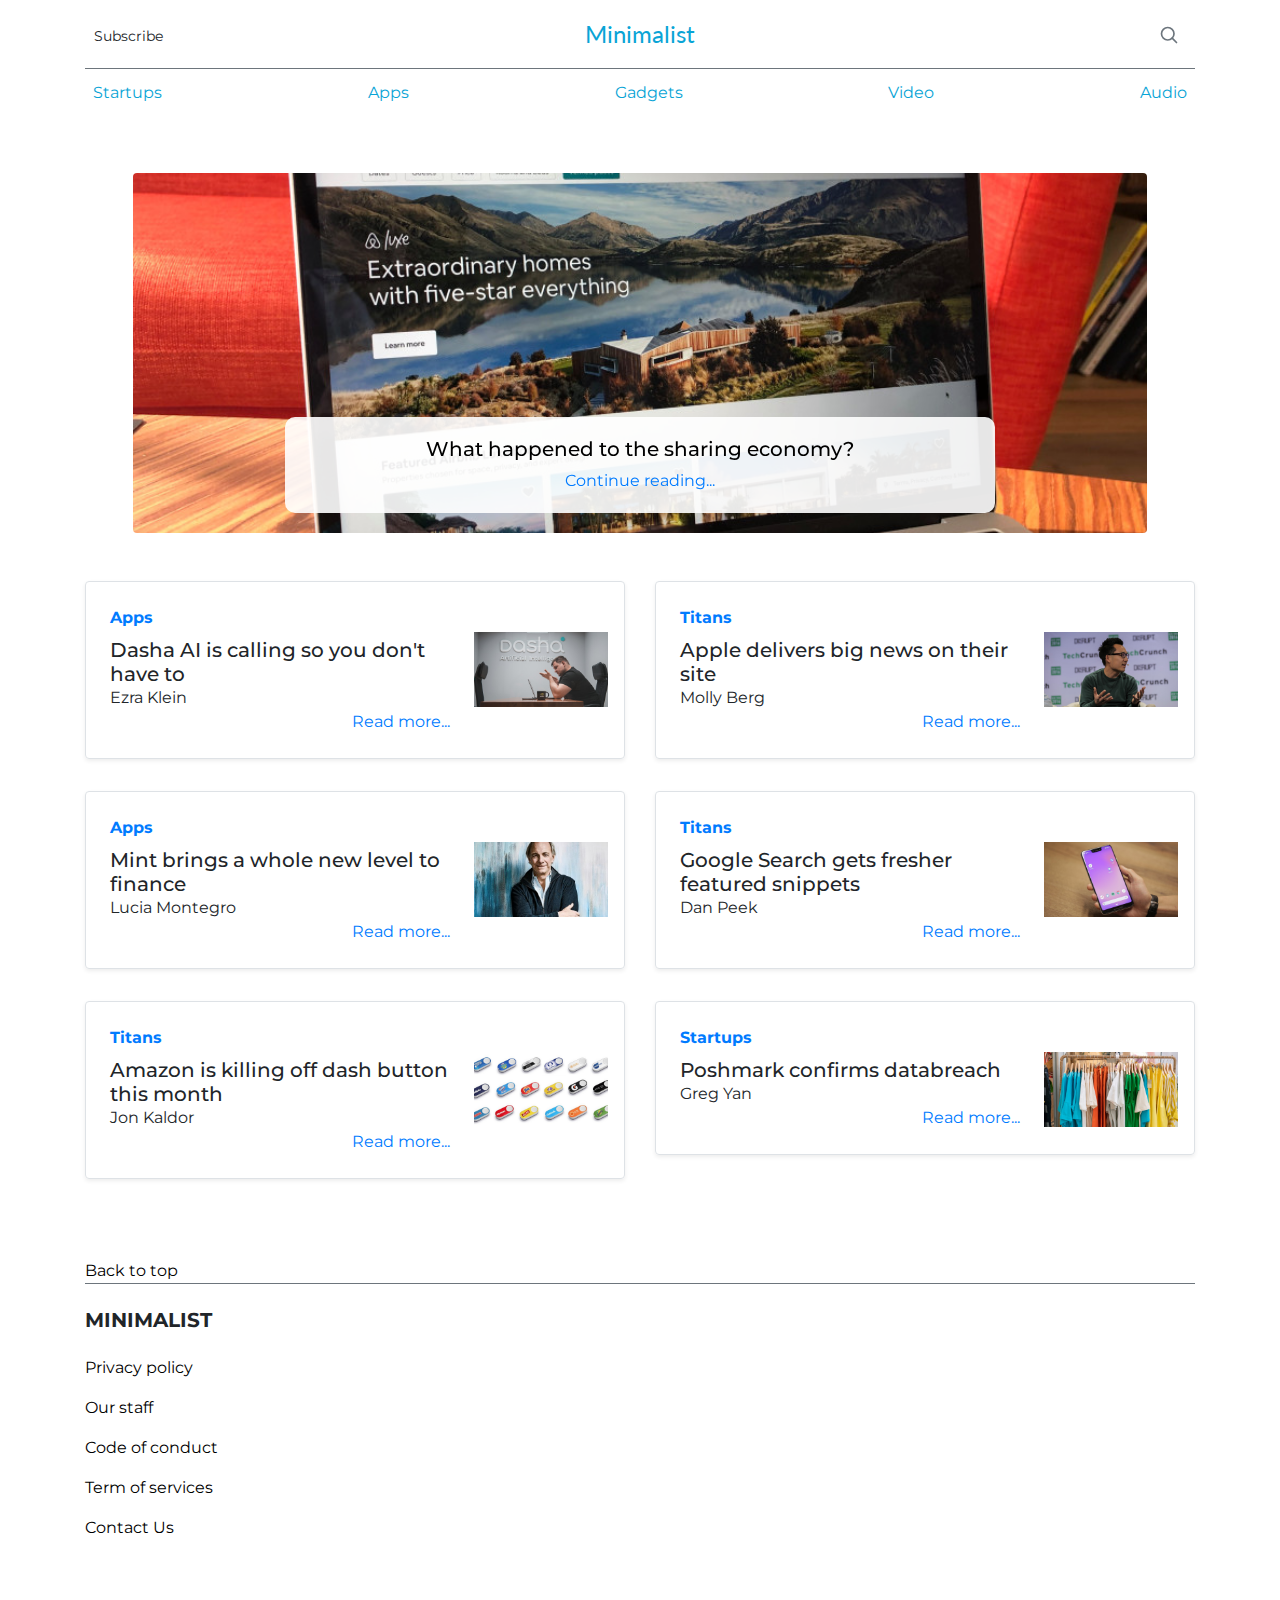
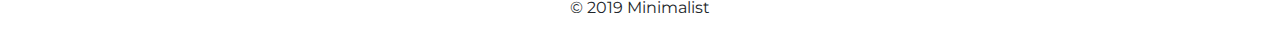
<file: index.html>
<!DOCTYPE html>
<html lang="en" dir="ltr">

<head>
  <meta charset="utf-8">
  <meta name="viewport" content="width=device-width, initial-scale=1, shrink-to-fit=no">
  <title>Technology News</title>
</head>
<link href="https://fonts.googleapis.com/css?family=Montserrat&display=swap" rel="stylesheet">
<link href="https://fonts.googleapis.com/css?family=Lato&display=swap" rel="stylesheet">
<link rel="stylesheet" href="https://stackpath.bootstrapcdn.com/bootstrap/4.3.1/css/bootstrap.min.css"
  integrity="sha384-ggOyR0iXCbMQv3Xipma34MD+dH/1fQ784/j6cY/iJTQUOhcWr7x9JvoRxT2MZw1T" crossorigin="anonymous">
<link rel="stylesheet" href="styles/style.css">
<!--  -->

<body>
  <div class="modal fade" id="exampleModal" tabindex="-1" role="dialog" aria-labelledby="exampleModalLabel"
    aria-hidden="true">
    <div class="modal-dialog" role="document">
      <div class="modal-content">
        <div class="modal-header">
          <h5 class="modal-title" id="exampleModalLabel">Subscribe</h5>
          <button type="button" class="close" data-dismiss="modal" aria-label="Close">
            <span aria-hidden="true">&times;</span>
          </button>
        </div>
        <div class="modal-body">
          <!-- Begin Mailchimp Signup Form -->
          <link href="//cdn-images.mailchimp.com/embedcode/classic-10_7.css" rel="stylesheet" type="text/css">
          <style type="text/css">
            #mc_embed_signup {
              clear: left;
              font: 14px Helvetica, Arial, sans-serif;
              margin-left: 23px;
              margin-right: 23px;
            }

            #exampleModalLabel {
              color: #4A4949;
              font-weight: bold;
              font-size: 32px;
              font-family: 'Lato', sans-serif;
            }

            .mc-field-group {
              color: #151414;
              text-align: left;
            }

            .modalBodyText {
              font-family: 'Montserrat', sans-serif;
              font-size: 1.25rem;
              font-weight: normal;
            }

            .disclaimer {
              font-size: 16px;
              color: #151414;
              text-align: left;
            }

            input {
              background-color: #FFFFFF;
              border-color: #6D757C;
              margin-bottom: 20px;
            }

            label {
              margin-bottom: 0.5px;
            }

            input,
            label {
              display: block;
              text-align: left;
            }

            #closeButton {
              color: #09A4D6;
              text-align: right;
              display: inline-block;
              font-size: 20px;
              margin-right: 2px;
              font-family: 'Lato', sans-serif;
              text-decoration: underline;
              background-color: transparent;
              border: 0px solid transparent;
            }

            #mc-embedded-subscribe {
              background-color: #09A4D6;
              border: none;
              color: #FFFFFF;
              font-size: 20px;
              font-family: 'Lato', sans-serif;
              text-align: center;
              display: inline-block;
              text-align: right;
            }

            #mc_embed_signup .clear {
              text-align: right;
            }

            h3 {
              font-size: 1.25rem;
            }

            #mc-embedded-subscribe:disabled {
              background: #CCCCCC;
            }

            /* Add your own Mailchimp form style overrides in your site stylesheet or in this style block.
       We recommend moving this block and the preceding CSS link to the HEAD of your HTML file. */
          </style>
          <div id="mc_embed_signup">
            <form
              action="https://rmailgroup.us3.list-manage.com/subscribe/post?u=700ff3c6645e54ccef4ac70b5&amp;id=0899314880"
              method="post" id="mc-embedded-subscribe-form" name="mc-embedded-subscribe-form" class="validate"
              target="_blank" novalidate>
              <div id="mc_embed_signup_scroll">
                <div class="modalBodyText">
                  <h3>Stay up to date by subscribing to the Minimalist newsletter!</h3>
                  <h3>A compilation of the latest articles will go out to your email once a day.</h3>
                </div>
                <div class="mc-field-group">
                  <label for="mce-EMAIL">Email Address <span class="asterisk">*</span>
                  </label>
                  <input type="email" value="" name="EMAIL" class="required email" id="mce-EMAIL">
                </div>
                <div class="mc-field-group">
                  <label for="mce-FNAME">First Name </label>
                  <input type="text" value="" name="FNAME" class="" id="mce-FNAME">
                </div>
                <div class="mc-field-group">
                  <label for="mce-LNAME">Last Name </label>
                  <input type="text" value="" name="LNAME" class="" id="mce-LNAME">
                </div>
                <div class="disclaimer">
                  <h6>After clicking submit, you will be redirected to a third-party website that manages our
                    subscriptions.</h6>
                  <h6>Your information is secure and accessible only by Minimalist.</h6>
                </div>
                <div id="mce-responses" class="clear">
                  <div class="response" id="mce-error-response" style="display:none"></div>
                  <div class="response" id="mce-success-response" style="display:none"></div>
                </div>
                <!-- real people should not fill this in and expect good things - do not remove this or risk form bot signups-->
                <div style="position: absolute; left: -5000px;" aria-hidden="true"><input type="text"
                    name="b_700ff3c6645e54ccef4ac70b5_0899314880" tabindex="-1" value=""></div>
                <div class="clear">
                  <input type="button" data-dismiss="modal" id="closeButton" value="Close">
                  <input type="submit" value="Subscribe" name="subscribe" id="mc-embedded-subscribe" disabled>
                </div>
              </div>
            </form>
          </div>
          <script type='text/javascript' src='//s3.amazonaws.com/downloads.mailchimp.com/js/mc-validate.js'></script>
          <script type='text/javascript'>
            (function ($) {
              window.fnames = new Array();
              window.ftypes = new Array();
              fnames[0] = 'EMAIL';
              ftypes[0] = 'email';
              fnames[1] = 'FNAME';
              ftypes[1] = 'text';
              fnames[2] = 'LNAME';
              ftypes[2] = 'text';
            }(jQuery));
            var $mcj = jQuery.noConflict(true);
          </script>
          <!--End mc_embed_signup-->
        </div>
      </div>
    </div>
  </div>
  <main>
    <div class="container">
      <header class="blog-header py-3">
        <div class="row flex-nowrap justify-content-between align-items-center">
          <div class="col-4 pt-1">
            <button type="button" class="btn btn-sm" data-toggle="modal" data-target="#exampleModal">
              Subscribe
            </button>
          </div>
          <div class="col-4 text-center">
            <a id="logo-text" class="block-header-logo" href="index.html">Minimalist</a>
          </div>
          <div class="col-4 d-flex justify-content-end align-items-center">
            <a class="text-muted" href="#">
              <svg xmlns="http://www.w3.org/2000/svg" width="20" height="20" fill="none" stroke="currentColor"
                stroke-linecap="round" stroke-linejoin="round" stroke-width="2" class="mx-3" role="img"
                viewBox="0 0 24 24" focusable="false">
                <title>Search</title>
                <circle cx="10.5" cy="10.5" r="7.5"></circle>
                <path d="M21 21l-5.2-5.2"></path>
              </svg>
            </a>
          </div>
        </div>
      </header>
      <hr>
      <div class="nav-scroller py-1 mb-2">
        <nav class="nav d-flex justify-content-between">
          <a class="p-2 nav-link" href="#">Startups</a>
          <a class="p-2 nav-link" href="#">Apps</a>
          <a class="p-2 nav-link" href="#">Gadgets</a>
          <a class="p-2 nav-link" href="#">Video</a>
          <a class="p-2 nav-link" href="#">Audio</a>
        </nav>
      </div>
      <div id="jumbo" class="jumbotron p-4 p-md-5">
        <div class="col-md-12 px-0">
          <div id="carouselExampleIndicators" class="carousel slide" data-ride="carousel">
            <div class="carousel-inner">
              <div class="carousel-item active">
                <img id="jumbo-img" class="d-block w-100 rounded" src="images/a7.jpg" alt="First slide">
                <div id="jumbo-txt" class="carousel-caption d-none d-block">
                  <h5>What happened to the sharing economy?</h5>
                  <a href="article0.html" class="stretched-link sub-text">Continue reading...</a>
                </div>
              </div>
            </div>
          </div>
        </div>
      </div>
      <section>
        <div class="row mb-2">
          <div class="col-md-6">
            <div
              class="row no-gutters border rounded overflow-hidden flex-md-row mb-4 shadow-sm h-md-250 position-relative">
              <div class="col p-4 d-flex flex-column position-static">
                <strong class="d-inline-block mb-2 text-primary">Apps</strong>
                <h3 class="mb-0">Dasha AI is calling so you don't have to</h3>
                <div>
                  <p class="card-text mb-auto sub-text">Ezra Klein</p>
                  <a href="article1.html" class="stretched-link sub-text float-right">Read more...</a>
                </div>
              </div>
              <div class="col-auto d-block">
                <div class="a-container">
                  <img class="articleImage" src="images/a3.jpg" alt="Dasha">
                </div>
              </div>
            </div>
          </div>
          <div class="col-md-6">
            <div
              class="row no-gutters border rounded overflow-hidden flex-md-row mb-4 shadow-sm h-md-250 position-relative">
              <div class="col p-4 d-flex flex-column position-static">
                <strong class="d-inline-block mb-2 text-primary">Titans</strong>
                <h3 class="mb-0">Apple delivers big news on their site</h3>
                <div>
                  <p class="card-text mb-auto sub-text">Molly Berg</p>
                  <a href="article1.html" class="stretched-link sub-text float-right">Read more...</a>
                </div>
              </div>
              <div class="col-auto d-block">
                <div class="a-container">
                  <img class="articleImage" src="images/a2.jpg" alt="Apple">
                </div>
              </div>
            </div>
          </div>
        </div>
        <div class="row mb-2">
          <div class="col-md-6">
            <div
              class="row no-gutters border rounded overflow-hidden flex-md-row mb-4 shadow-sm h-md-250 position-relative">
              <div class="col p-4 d-flex flex-column position-static">
                <strong class="d-inline-block mb-2 text-primary">Apps</strong>
                <h3 class="mb-0">Mint brings a whole new level to finance</h3>
                <div>
                  <p class="card-text mb-auto sub-text">Lucia Montegro</p>
                  <a href="article1.html" class="stretched-link sub-text float-right">Read more...</a>
                </div>
              </div>
              <div class="col-auto d-block">
                <div class="a-container">
                  <img class="articleImage" src="images/a5.jpg" alt="Dasha">
                </div>
              </div>
            </div>
          </div>
          <div class="col-md-6">
            <div
              class="row no-gutters border rounded overflow-hidden flex-md-row mb-4 shadow-sm h-md-250 position-relative">
              <div class="col p-4 d-flex flex-column position-static">
                <strong class="d-inline-block mb-2 text-primary">Titans</strong>
                <h3 class="mb-0">Google Search gets fresher featured snippets</h3>
                <div>
                  <p class="card-text mb-auto sub-text">Dan Peek</p>
                  <a href="article1.html" class="stretched-link sub-text float-right">Read more...</a>
                </div>
              </div>
              <div class="col-auto d-block">
                <div class="a-container">
                  <img class="articleImage" src="images/a4.jpg" alt="Dasha">
                </div>
              </div>
            </div>
          </div>
        </div>
        <div class="row mb-2">
          <div class="col-md-6">
            <div
              class="row no-gutters border rounded overflow-hidden flex-md-row mb-4 shadow-sm h-md-250 position-relative">
              <div class="col p-4 d-flex flex-column position-static">
                <strong class="d-inline-block mb-2 text-primary">Titans</strong>
                <h3 class="mb-0">Amazon is killing off dash button this month</h3>
                <div>
                  <p class="card-text mb-auto sub-text">Jon Kaldor</p>
                  <a href="article1.html" class="stretched-link sub-text float-right">Read more...</a>
                </div>
              </div>
              <div class="col-auto d-block">
                <div class="a-container">
                  <img class="articleImage" src="images/a1.png" alt="Dasha">
                </div>
              </div>
            </div>
          </div>
          <div class="col-md-6">
            <div
              class="row no-gutters border rounded overflow-hidden flex-md-row mb-4 shadow-sm h-md-250 position-relative">
              <div class="col p-4 d-flex flex-column position-static">
                <strong class="d-inline-block mb-2 text-primary">Startups</strong>
                <h3 class="mb-0">Poshmark confirms databreach</h3>
                <div>
                  <p class="card-text mb-auto sub-text">Greg Yan</p>
                  <a href="article1.html" class="stretched-link sub-text float-right">Read more...</a>
                </div>
              </div>
              <div class="col-auto d-block">
                <div class="a-container">
                  <img class="articleImage" src="images/a6.jpg" alt="Dasha">
                </div>
              </div>
            </div>
          </div>
        </div>
      </section>
  </main>

  <!-- Footer -->
  <footer class="page-footer font-small mdb-color lighten-3 pt-4 blog-footer">
    <div class="container text-center text-md-left">
      <div class="row">
        <div class="col-12 mx-auto my-md-4 my-0 mt-4 mb-1">
          <a class href="#">Back to top</a>
          <br>
          <hr>
          <br>
          <h5 class="font-weight-bold text-uppercase mb-4">Minimalist</h5>

          <ul class="list-unstyled">
            <li>
              <p>
                <a href="#!">Privacy policy</a>
              </p>
            </li>
            <li>
              <p>
                <a href="#!">Our staff</a>
              </p>
            </li>
            <li>
              <p>
                <a href="#!">Code of conduct</a>
              </p>
            </li>
            <li>
              <p>
                <a href="#!">Term of services</a>
              </p>
            </li>
            <li>
              <p>
                <a href="#!">Contact Us</a>
              </p>
            </li>
          </ul>

        </div>
      </div>

    </div>
    <div class="footer-copyright text-center py-3">© 2019 Minimalist</div>
  </footer>

</body>
<!--  -->
<script src="https://ajax.googleapis.com/ajax/libs/jquery/3.4.1/jquery.min.js"></script>
<script src="https://cdnjs.cloudflare.com/ajax/libs/popper.js/1.14.7/umd/popper.min.js"
  integrity="sha384-UO2eT0CpHqdSJQ6hJty5KVphtPhzWj9WO1clHTMGa3JDZwrnQq4sF86dIHNDz0W1" crossorigin="anonymous"></script>
<script src="https://stackpath.bootstrapcdn.com/bootstrap/4.3.1/js/bootstrap.min.js"
  integrity="sha384-JjSmVgyd0p3pXB1rRibZUAYoIIy6OrQ6VrjIEaFf/nJGzIxFDsf4x0xIM+B07jRM" crossorigin="anonymous"></script>
<script src="scripts/app.js" charset="utf-8"></script>

</html>
</file>
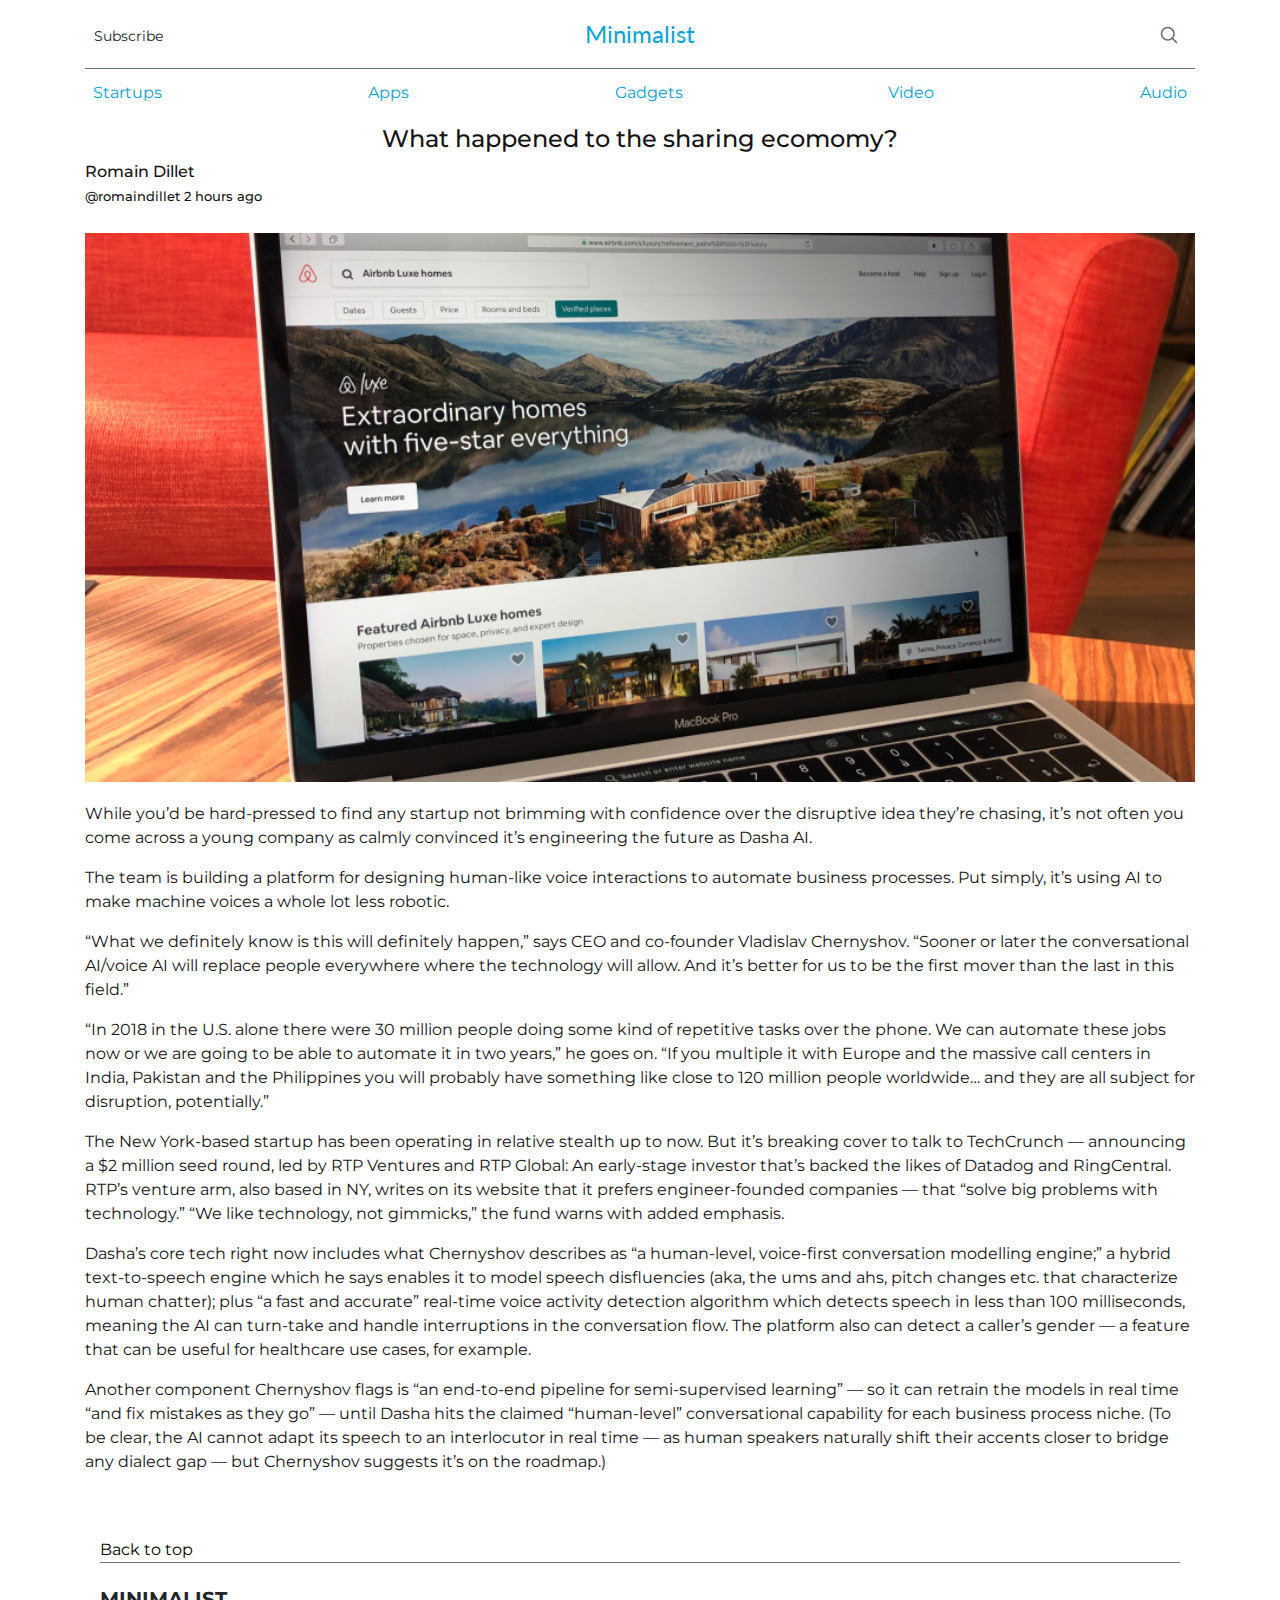
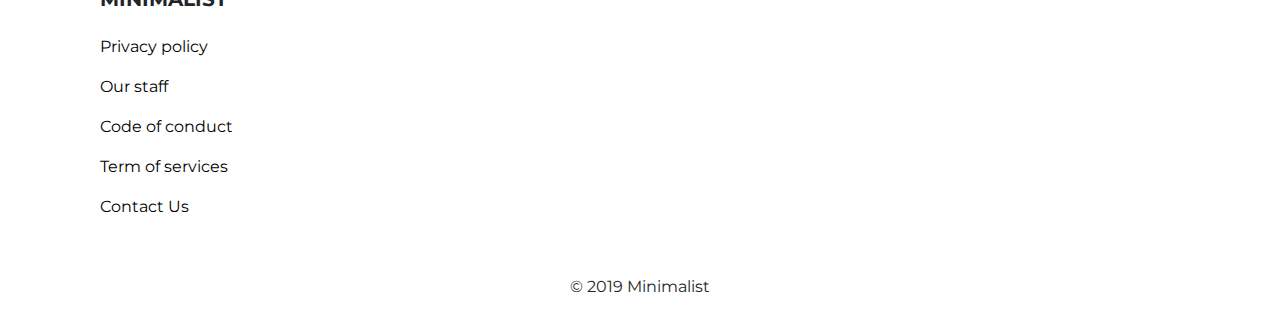
<file: article0.html>
<!DOCTYPE html>
<html lang="en" dir="ltr">

<head>
    <meta charset="utf-8">
    <meta name="viewport" content="width=device-width, initial-scale=1, shrink-to-fit=no">
    <title>Technology News</title>
</head>
<link href="https://fonts.googleapis.com/css?family=Montserrat&display=swap" rel="stylesheet">
<link href="https://fonts.googleapis.com/css?family=Lato&display=swap" rel="stylesheet">
<link rel="stylesheet" href="https://stackpath.bootstrapcdn.com/bootstrap/4.3.1/css/bootstrap.min.css"
    integrity="sha384-ggOyR0iXCbMQv3Xipma34MD+dH/1fQ784/j6cY/iJTQUOhcWr7x9JvoRxT2MZw1T" crossorigin="anonymous">
<link rel="stylesheet" href="styles/style.css">
<!--  -->

<body>
    <div class="modal fade" id="exampleModal" tabindex="-1" role="dialog" aria-labelledby="exampleModalLabel"
        aria-hidden="true">
        <div class="modal-dialog" role="document">
            <div class="modal-content">
                <div class="modal-header">
                    <h5 class="modal-title" id="exampleModalLabel">Subscribe</h5>
                    <button type="button" class="close" data-dismiss="modal" aria-label="Close">
                        <span aria-hidden="true">&times;</span>
                    </button>
                </div>
                <div class="modal-body">

                    <!-- Begin Mailchimp Signup Form -->
                    <link href="//cdn-images.mailchimp.com/embedcode/classic-10_7.css" rel="stylesheet" type="text/css">
                    <style type="text/css">
                        #mc_embed_signup {
                            clear: left;
                            font: 14px Helvetica, Arial, sans-serif;
                            margin-left: 23px;
                            margin-right: 23px;
                        }

                        #exampleModalLabel {
                            color: #4A4949;
                            font-weight: bold;
                            font-size: 32px;
                            font-family: 'Lato', sans-serif;
                        }

                        .mc-field-group {
                            color: #151414;
                            text-align: left;

                        }

                        .modalBodyText {
                            font-family: 'Montserrat', sans-serif;
                            font-size: 1.25rem;
                            font-weight: normal;
                        }

                        .disclaimer {
                            font-size: 16px;
                            color: #151414;
                            text-align: left;
                        }

                        input {
                            background-color: #FFFFFF;
                            border-color: #6D757C;
                            margin-bottom: 20px;
                        }

                        label {
                            margin-bottom: 0.5px;
                        }

                        input,
                        label {
                            display: block;
                            text-align: left;
                        }

                        #closeButton {
                            color: #09A4D6;
                            text-align: right;
                            display: inline-block;
                            font-size: 20px;
                            margin-right: 2px;
                            font-family: 'Lato', sans-serif;
                            text-decoration: underline;
                            background-color: transparent;
                            border: 0px solid transparent;
                        }

                        #mc-embedded-subscribe {
                            background-color: #09A4D6;
                            border: none;
                            color: #FFFFFF;
                            font-size: 20px;
                            font-family: 'Lato', sans-serif;
                            text-align: center;
                            display: inline-block;
                            text-align: right;
                        }

                        #mc_embed_signup .clear {
                            text-align: right;
                        }

                        h3 {
                            font-size: 1.25rem;
                        }

                        #mc-embedded-subscribe:disabled {
                            background: #CCCCCC;
                        }

                        /* Add your own Mailchimp form style overrides in your site stylesheet or in this style block.
               We recommend moving this block and the preceding CSS link to the HEAD of your HTML file. */
                    </style>
                    <div id="mc_embed_signup">
                        <form
                            action="https://rmailgroup.us3.list-manage.com/subscribe/post?u=700ff3c6645e54ccef4ac70b5&amp;id=0899314880"
                            method="post" id="mc-embedded-subscribe-form" name="mc-embedded-subscribe-form"
                            class="validate" target="_blank" novalidate>
                            <div id="mc_embed_signup_scroll">
                                <div class="modalBodyText">
                                    <h3>Stay up to date by subscribing to the Minimalist newsletter!</h3>
                                    <h3>A compilation of the latest articles will go out to your email once a day.</h3>
                                </div>
                                <div class="mc-field-group">
                                    <label for="mce-EMAIL">Email Address <span class="asterisk">*</span>
                                    </label>
                                    <input type="email" value="" name="EMAIL" class="required email" id="mce-EMAIL">
                                </div>
                                <div class="mc-field-group">
                                    <label for="mce-FNAME">First Name </label>
                                    <input type="text" value="" name="FNAME" class="" id="mce-FNAME">
                                </div>
                                <div class="mc-field-group">
                                    <label for="mce-LNAME">Last Name </label>
                                    <input type="text" value="" name="LNAME" class="" id="mce-LNAME">
                                </div>
                                <div class="disclaimer">
                                    <h6>After clicking submit, you will be redirected to a third-party website that
                                        manages our
                                        subscriptions.</h6>
                                    <h6>Your information is secure and accessible only by Minimalist.</h6>
                                </div>
                                <div id="mce-responses" class="clear">
                                    <div class="response" id="mce-error-response" style="display:none"></div>
                                    <div class="response" id="mce-success-response" style="display:none"></div>
                                </div>
                                <!-- real people should not fill this in and expect good things - do not remove this or risk form bot signups-->
                                <div style="position: absolute; left: -5000px;" aria-hidden="true"><input type="text"
                                        name="b_700ff3c6645e54ccef4ac70b5_0899314880" tabindex="-1" value=""></div>
                                <div class="clear">
                                    <input type="button" data-dismiss="modal" id="closeButton" value="Close">
                                    <input type="submit" value="Subscribe" name="subscribe" id="mc-embedded-subscribe"
                                        disabled>

                                </div>

                            </div>
                        </form>
                    </div>
                    <script type='text/javascript'
                        src='//s3.amazonaws.com/downloads.mailchimp.com/js/mc-validate.js'></script>
                    <script type='text/javascript'>
                        (function ($) {
                            window.fnames = new Array();
                            window.ftypes = new Array();
                            fnames[0] = 'EMAIL';
                            ftypes[0] = 'email';
                            fnames[1] = 'FNAME';
                            ftypes[1] = 'text';
                            fnames[2] = 'LNAME';
                            ftypes[2] = 'text';
                        }(jQuery));
                        var $mcj = jQuery.noConflict(true);
                    </script>
                    <!--End mc_embed_signup-->



                </div>
            </div>
        </div>
    </div>

    <main>
        <div class="container">
            <header class="blog-header py-3">
                <div class="row flex-nowrap justify-content-between align-items-center">
                    <div class="col-4 pt-1">
                        <button type="button" class="btn btn-sm" data-toggle="modal" data-target="#exampleModal">
                            Subscribe
                        </button>
                    </div>
                    <div class="col-4 text-center">
                        <a id="logo-text" href="index.html">Minimalist</a>
                    </div>
                    <div class="col-4 d-flex justify-content-end align-items-center">
                        <a class="text-muted" href="#">
                            <svg xmlns="http://www.w3.org/2000/svg" width="20" height="20" fill="none"
                                stroke="currentColor" stroke-linecap="round" stroke-linejoin="round" stroke-width="2"
                                class="mx-3" role="img" viewBox="0 0 24 24" focusable="false">
                                <title>Search</title>
                                <circle cx="10.5" cy="10.5" r="7.5"></circle>
                                <path d="M21 21l-5.2-5.2"></path>
                            </svg>
                        </a>
                    </div>
                </div>
            </header>

            <hr>

            <div class="nav-scroller py-1 mb-2">
                <nav class="nav d-flex justify-content-between">
                    <a class="p-2 nav-link" href="#">Startups</a>
                    <a class="p-2 nav-link" href="#">Apps</a>
                    <a class="p-2 nav-link" href="#">Gadgets</a>
                    <a class="p-2 nav-link" href="#">Video</a>
                    <a class="p-2 nav-link" href="#">Audio</a>
                </nav>
            </div>
            <div class="article-info">
                <h1>What happened to the sharing ecomomy?</h1>
                <h4 id="author">Romain Dillet</h4>
                <h4 id="timing">@romaindillet 2 hours ago</h4>
                <img src="images/a7.jpg" alt="dasha AI picture">
                <p>While you’d be hard-pressed to find any startup not brimming with confidence over the disruptive idea
                    they’re
                    chasing, it’s not often you come across a young company as calmly convinced it’s engineering the
                    future as
                    Dasha AI.</p>
                <p>The team is building a platform for designing human-like voice interactions to automate business
                    processes.
                    Put simply, it’s using AI to make machine voices a whole lot less robotic. </p>
                <p>“What we definitely know is this will definitely happen,” says CEO and co-founder Vladislav
                    Chernyshov.
                    “Sooner or later the conversational AI/voice AI will replace people everywhere where the technology
                    will
                    allow. And it’s better for us to be the first mover than the last in this field.”
                    <p>“In 2018 in the U.S. alone there were 30 million people doing some kind of repetitive tasks over
                        the phone.
                        We can automate these jobs now or we are going to be able to automate it in two years,” he goes
                        on. “If you
                        multiple it with Europe and the massive call centers in India, Pakistan and the Philippines you
                        will
                        probably have something like close to 120 million people worldwide… and they are all subject for
                        disruption,
                        potentially.”</p>
                    <p>The New York-based startup has been operating in relative stealth up to now. But it’s breaking
                        cover to
                        talk to TechCrunch — announcing a $2 million seed round, led by RTP Ventures and RTP Global: An
                        early-stage
                        investor that’s backed the likes of Datadog and RingCentral. RTP’s venture arm, also based in
                        NY, writes on
                        its website that it prefers engineer-founded companies — that “solve big problems with
                        technology.” “We like
                        technology, not gimmicks,” the fund warns with added emphasis.</p>
                    <p>Dasha’s core tech right now includes what Chernyshov describes as “a human-level, voice-first
                        conversation
                        modelling engine;” a hybrid text-to-speech engine which he says enables it to model speech
                        disfluencies
                        (aka, the ums and ahs, pitch changes etc. that characterize human chatter); plus “a fast and
                        accurate”
                        real-time voice activity detection algorithm which detects speech in less than 100 milliseconds,
                        meaning the
                        AI can turn-take and handle interruptions in the conversation flow. The platform also can detect
                        a caller’s
                        gender — a feature that can be useful for healthcare use cases, for example. </p>
                    <p>Another component Chernyshov flags is “an end-to-end pipeline for semi-supervised learning” — so
                        it can
                        retrain the models in real time “and fix mistakes as they go” — until Dasha hits the claimed
                        “human-level”
                        conversational capability for each business process niche. (To be clear, the AI cannot adapt its
                        speech to
                        an interlocutor in real time — as human speakers naturally shift their accents closer to bridge
                        any dialect
                        gap — but Chernyshov suggests it’s on the roadmap.)</p>
            </div>

            <!-- Footer -->
            <footer class="page-footer font-small mdb-color lighten-3 pt-4 blog-footer">
                <div class="container text-center text-md-left">
                    <div class="row">
                        <div class="col-12 mx-auto my-md-4 my-0 mt-4 mb-1">
                            <a class href="#">Back to top</a>
                            <br>
                            <hr>
                            <br>
                            <h5 class="font-weight-bold text-uppercase mb-4">Minimalist</h5>

                            <ul class="list-unstyled">
                                <li>
                                    <p>
                                        <a href="#!">Privacy policy</a>
                                    </p>
                                </li>
                                <li>
                                    <p>
                                        <a href="#!">Our staff</a>
                                    </p>
                                </li>
                                <li>
                                    <p>
                                        <a href="#!">Code of conduct</a>
                                    </p>
                                </li>
                                <li>
                                    <p>
                                        <a href="#!">Term of services</a>
                                    </p>
                                </li>
                                <li>
                                    <p>
                                        <a href="#!">Contact Us</a>
                                    </p>
                                </li>
                            </ul>

                        </div>
                    </div>

                </div>
                <div class="footer-copyright text-center py-3">© 2019 Minimalist</div>
            </footer>

</body>

<!--  -->
<script src="https://ajax.googleapis.com/ajax/libs/jquery/3.4.1/jquery.min.js"></script>
<script src="https://cdnjs.cloudflare.com/ajax/libs/popper.js/1.14.7/umd/popper.min.js"
    integrity="sha384-UO2eT0CpHqdSJQ6hJty5KVphtPhzWj9WO1clHTMGa3JDZwrnQq4sF86dIHNDz0W1"
    crossorigin="anonymous"></script>
<script src="https://stackpath.bootstrapcdn.com/bootstrap/4.3.1/js/bootstrap.min.js"
    integrity="sha384-JjSmVgyd0p3pXB1rRibZUAYoIIy6OrQ6VrjIEaFf/nJGzIxFDsf4x0xIM+B07jRM"
    crossorigin="anonymous"></script>
<script src="scripts/app.js" charset="utf-8"></script>

</html>
</file>
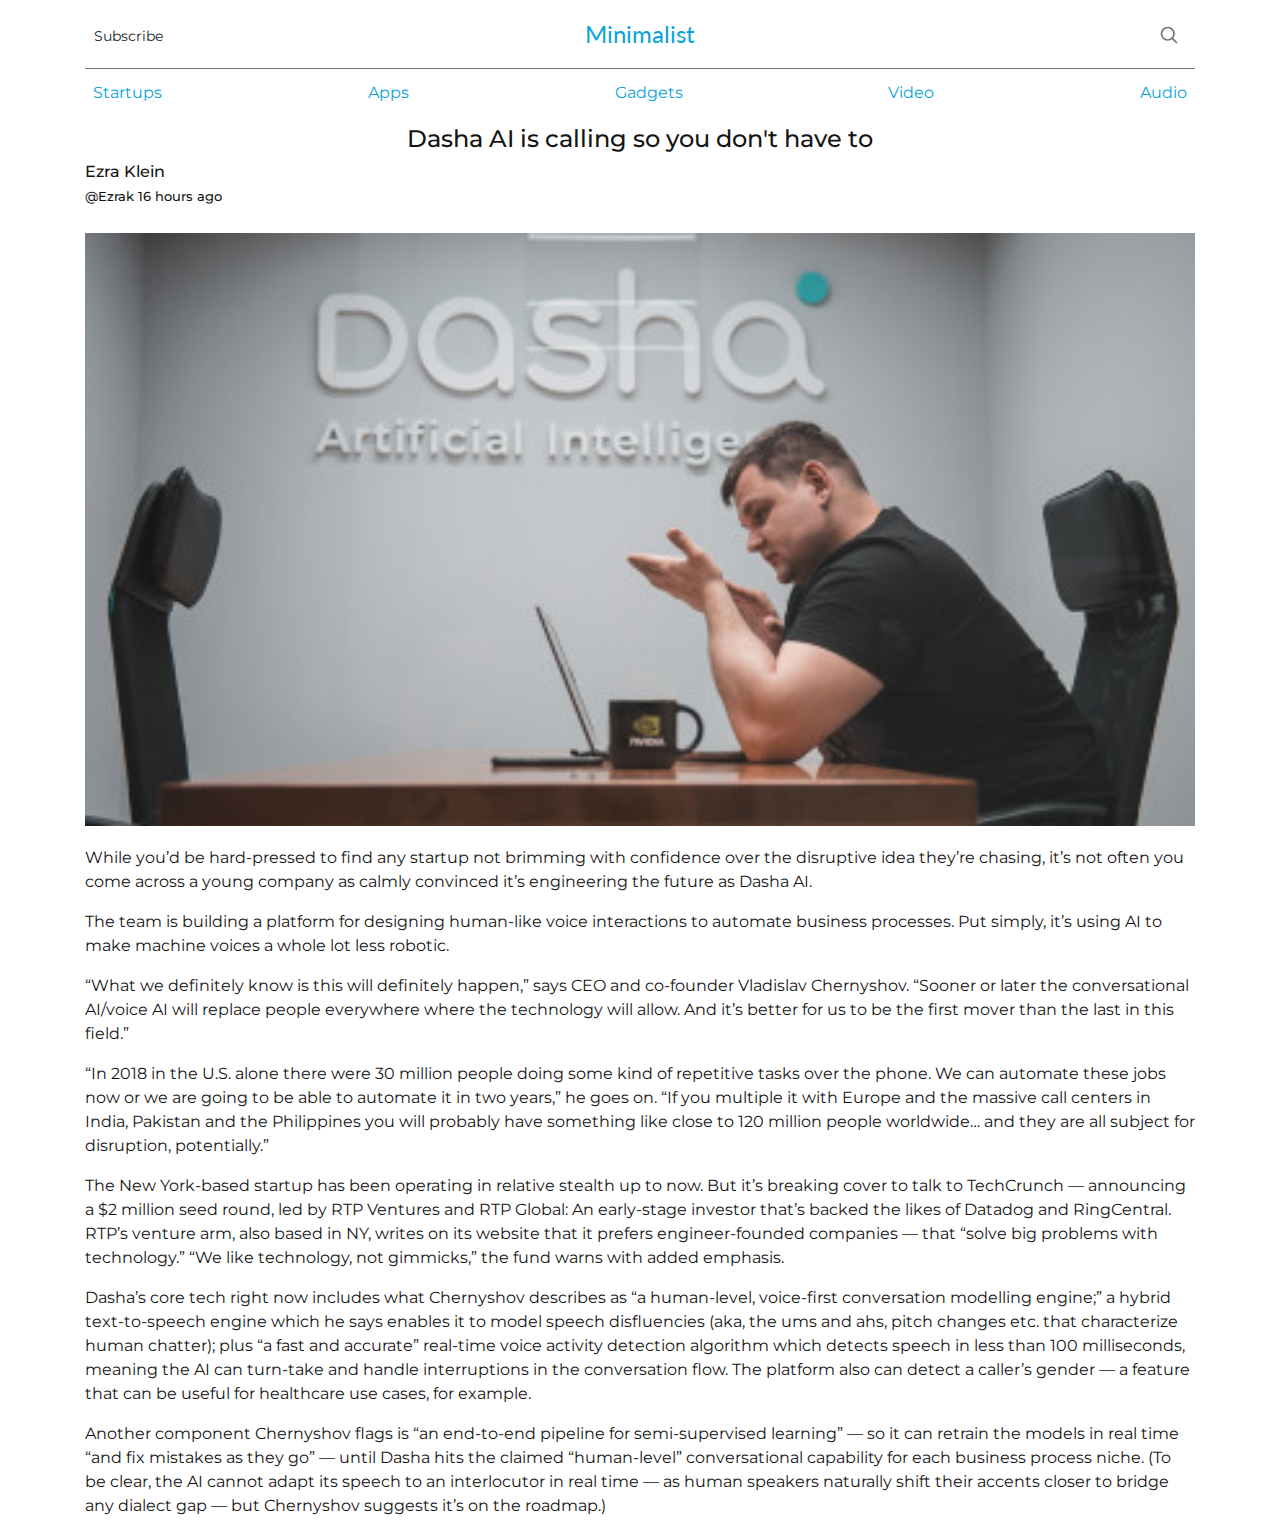
<file: article1.html>
<!DOCTYPE html>
<html lang="en" dir="ltr">
  <head>
    <meta charset="utf-8">
    <link href="https://fonts.googleapis.com/css?family=Montserrat&display=swap" rel="stylesheet">
    <link href="https://fonts.googleapis.com/css?family=Lato&display=swap" rel="stylesheet">
    <link rel="stylesheet" href="https://stackpath.bootstrapcdn.com/bootstrap/4.3.1/css/bootstrap.min.css"
      integrity="sha384-ggOyR0iXCbMQv3Xipma34MD+dH/1fQ784/j6cY/iJTQUOhcWr7x9JvoRxT2MZw1T" crossorigin="anonymous">
    <link rel="stylesheet" href="styles/style.css">
    <title>Minimalist - Dasha AI is calling so you don't have to</title>
  </head>
  <body>
    <div class="modal fade" id="exampleModal" tabindex="-1" role="dialog" aria-labelledby="exampleModalLabel"
      aria-hidden="true">
      <div class="modal-dialog" role="document">
        <div class="modal-content">
          <div class="modal-header">
            <h5 class="modal-title" id="exampleModalLabel">Subscribe</h5>
            <button type="button" class="close" data-dismiss="modal" aria-label="Close">
              <span aria-hidden="true">&times;</span>
            </button>
          </div>
          <div class="modal-body">

            <!-- Begin Mailchimp Signup Form -->
            <link href="//cdn-images.mailchimp.com/embedcode/classic-10_7.css" rel="stylesheet" type="text/css">
            <style type="text/css">
              #mc_embed_signup {
                clear: left;
                font: 14px Helvetica, Arial, sans-serif;
                margin-left: 23px;
                margin-right: 23px;
              }

              #exampleModalLabel {
                color: #4A4949;
                font-weight: bold;
                font-size: 32px;
                font-family: 'Lato', sans-serif;
              }

              .mc-field-group {
                color: #151414;
                text-align: left;

              }

              .modalBodyText {
                font-family: 'Montserrat', sans-serif;
                font-size: 1.25rem;
                font-weight: normal;
              }

              .disclaimer {
                font-size: 16px;
                color: #151414;
                text-align: left;
              }

              input {
                background-color: #FFFFFF;
                border-color: #6D757C;
                margin-bottom: 20px;
              }

              label {
                margin-bottom: 0.5px;
              }

              input,
              label {
                display: block;
                text-align: left;
              }

              #closeButton {
                color: #09A4D6;
                text-align: right;
                display: inline-block;
                font-size: 20px;
                margin-right: 2px;
                font-family: 'Lato', sans-serif;
                text-decoration: underline;
                background-color: transparent;
                border: 0px solid transparent;
              }

              #mc-embedded-subscribe {
                background-color: #09A4D6;
                border: none;
                color: #FFFFFF;
                font-size: 20px;
                font-family: 'Lato', sans-serif;
                text-align: center;
                display: inline-block;
                text-align: right;
              }

              #mc_embed_signup .clear {
                text-align: right;
              }

              h3 {
                font-size: 1.25rem;
              }

              #mc-embedded-subscribe:disabled {
                background: #CCCCCC;
              }

              /* Add your own Mailchimp form style overrides in your site stylesheet or in this style block.
         We recommend moving this block and the preceding CSS link to the HEAD of your HTML file. */
            </style>
            <div id="mc_embed_signup">
              <form
                action="https://rmailgroup.us3.list-manage.com/subscribe/post?u=700ff3c6645e54ccef4ac70b5&amp;id=0899314880"
                method="post" id="mc-embedded-subscribe-form" name="mc-embedded-subscribe-form" class="validate"
                target="_blank" novalidate>
                <div id="mc_embed_signup_scroll">
                  <div class="modalBodyText">
                    <h3>Stay up to date by subscribing to the Minimalist newsletter!</h3>
                    <h3>A compilation of the latest articles will go out to your email once a day.</h3>
                  </div>
                  <div class="mc-field-group">
                    <label for="mce-EMAIL">Email Address <span class="asterisk">*</span>
                    </label>
                    <input type="email" value="" name="EMAIL" class="required email" id="mce-EMAIL">
                  </div>
                  <div class="mc-field-group">
                    <label for="mce-FNAME">First Name </label>
                    <input type="text" value="" name="FNAME" class="" id="mce-FNAME">
                  </div>
                  <div class="mc-field-group">
                    <label for="mce-LNAME">Last Name </label>
                    <input type="text" value="" name="LNAME" class="" id="mce-LNAME">
                  </div>
                  <div class="disclaimer">
                    <h6>After clicking submit, you will be redirected to a third-party website that manages our
                      subscriptions.</h6>
                    <h6>Your information is secure and accessible only by Minimalist.</h6>
                  </div>
                  <div id="mce-responses" class="clear">
                    <div class="response" id="mce-error-response" style="display:none"></div>
                    <div class="response" id="mce-success-response" style="display:none"></div>
                  </div>
                  <!-- real people should not fill this in and expect good things - do not remove this or risk form bot signups-->
                  <div style="position: absolute; left: -5000px;" aria-hidden="true"><input type="text"
                      name="b_700ff3c6645e54ccef4ac70b5_0899314880" tabindex="-1" value=""></div>
                  <div class="clear">
                    <input type="button" data-dismiss="modal" id="closeButton" value="Close">
                    <input type="submit" value="Subscribe" name="subscribe" id="mc-embedded-subscribe" disabled>

                  </div>

                </div>
              </form>
            </div>
            <script type='text/javascript' src='//s3.amazonaws.com/downloads.mailchimp.com/js/mc-validate.js'></script>
            <script type='text/javascript'>
              (function ($) {
                window.fnames = new Array();
                window.ftypes = new Array();
                fnames[0] = 'EMAIL';
                ftypes[0] = 'email';
                fnames[1] = 'FNAME';
                ftypes[1] = 'text';
                fnames[2] = 'LNAME';
                ftypes[2] = 'text';
              }(jQuery));
              var $mcj = jQuery.noConflict(true);
            </script>
            <!--End mc_embed_signup-->



          </div>
        </div>
      </div>
    </div>
    <main>
      <div class="container">
        <header class="blog-header py-3">
          <div class="row flex-nowrap justify-content-between align-items-center">
            <div class="col-4 pt-1">
              <button type="button" class="btn btn-sm" data-toggle="modal"
                data-target="#exampleModal">
                Subscribe
              </button>
            </div>
            <div class="col-4 text-center">
              <a id="logo-text" href="index.html">Minimalist</a>
            </div>
            <div class="col-4 d-flex justify-content-end align-items-center">
              <a class="text-muted" href="#">
                <svg xmlns="http://www.w3.org/2000/svg" width="20" height="20" fill="none" stroke="currentColor"
                  stroke-linecap="round" stroke-linejoin="round" stroke-width="2" class="mx-3" role="img"
                  viewBox="0 0 24 24" focusable="false">
                  <title>Search</title>
                  <circle cx="10.5" cy="10.5" r="7.5"></circle>
                  <path d="M21 21l-5.2-5.2"></path>
                </svg>
              </a>
            </div>
          </div>
        </header>

        <hr>

        <div class="nav-scroller py-1 mb-2">
          <nav class="nav d-flex justify-content-between">
            <a class="p-2 nav-link" href="#">Startups</a>
            <a class="p-2 nav-link" href="#">Apps</a>
            <a class="p-2 nav-link" href="#">Gadgets</a>
            <a class="p-2 nav-link" href="#">Video</a>
            <a class="p-2 nav-link" href="#">Audio</a>
          </nav>
        </div>
        <div class="article-info">
          <h1>Dasha AI is calling so you don't have to</h1>
          <h4 id="author">Ezra Klein</h4>
          <h4 id="timing">@Ezrak 16 hours ago</h4>
          <img src="images/a3.jpg" alt="dasha AI picture">
          <p>While you’d be hard-pressed to find any startup not brimming with confidence over the disruptive idea they’re chasing, it’s not often you come across a young company as calmly convinced it’s engineering the future as Dasha AI.</p>
          <p>The team is building a platform for designing human-like voice interactions to automate business processes. Put simply, it’s using AI to make machine voices a whole lot less robotic. </p>
<p>“What we definitely know is this will definitely happen,” says CEO and co-founder Vladislav Chernyshov. “Sooner or later the conversational AI/voice AI will replace people everywhere where the technology will allow. And it’s better for us to be the first mover than the last in this field.”
<p>“In 2018 in the U.S. alone there were 30 million people doing some kind of repetitive tasks over the phone. We can automate these jobs now or we are going to be able to automate it in two years,” he goes on. “If you multiple it with Europe and the massive call centers in India, Pakistan and the Philippines you will probably have something like close to 120 million people worldwide… and they are all subject for disruption, potentially.”</p>
<p>The New York-based startup has been operating in relative stealth up to now. But it’s breaking cover to talk to TechCrunch — announcing a $2 million seed round, led by RTP Ventures  and RTP Global: An early-stage investor that’s backed the likes of Datadog and RingCentral. RTP’s venture arm, also based in NY, writes on its website that it prefers engineer-founded companies — that “solve big problems with technology.” “We like technology, not gimmicks,” the fund warns with added emphasis.</p>
<p>Dasha’s core tech right now includes what Chernyshov describes as “a human-level, voice-first conversation modelling engine;” a hybrid text-to-speech engine which he says enables it to model speech disfluencies (aka, the ums and ahs, pitch changes etc. that characterize human chatter); plus “a fast and accurate” real-time voice activity detection algorithm which detects speech in less than 100 milliseconds, meaning the AI can turn-take and handle interruptions in the conversation flow. The platform also can detect a caller’s gender — a feature that can be useful for healthcare use cases, for example. </p>
<p>Another component Chernyshov flags is “an end-to-end pipeline for semi-supervised learning” — so it can retrain the models in real time “and fix mistakes as they go” — until Dasha hits the claimed “human-level” conversational capability for each business process niche. (To be clear, the AI cannot adapt its speech to an interlocutor in real time — as human speakers naturally shift their accents closer to bridge any dialect gap — but Chernyshov suggests it’s on the roadmap.)</p>
        </div>
  </body>
  <script src="https://ajax.googleapis.com/ajax/libs/jquery/3.4.1/jquery.min.js"></script>
  <script src="https://cdnjs.cloudflare.com/ajax/libs/popper.js/1.14.7/umd/popper.min.js"
    integrity="sha384-UO2eT0CpHqdSJQ6hJty5KVphtPhzWj9WO1clHTMGa3JDZwrnQq4sF86dIHNDz0W1" crossorigin="anonymous"></script>
  <script src="https://stackpath.bootstrapcdn.com/bootstrap/4.3.1/js/bootstrap.min.js"
    integrity="sha384-JjSmVgyd0p3pXB1rRibZUAYoIIy6OrQ6VrjIEaFf/nJGzIxFDsf4x0xIM+B07jRM" crossorigin="anonymous"></script>
  <script src="scripts/app.js" charset="utf-8"></script>
</html>
</file>
<file: styles/style.css>
* {
    box-sizing: border-box;
    /* border: 1px solid red; */
}

body {
  font-family: 'Montserrat', sans-serif;
}

img {
    width: 30vw;
    height: 40vh;
    object-fit: cover;
}

.blog-footer a{
    text-align: center;
    color: black;
}

/* ARTICLES */
.articleImage {
  overflow: hidden;
  height: 125px;
  width: 150px;
  object-fit: cover;
  padding-top: 50px;
  padding-right: 16px;
  margin: 0;
}
​
#articleOne {
  background-image: url('/images/a1.png')
}
​
.sub-text {
  display: inline-block;
}
​
.float-right {
  float: right;
}

#logo-text {
  font-family: 'Lato', sans-serif;
  color: #09A4d6;
  font-size: 1.5rem;
}

hr {
  margin: 0;
  border-color: #6D757C;
  text-align: center;
}

.nav-link {
  font-family: 'Montserrat', sans-serif;
  color: #09A4d6;
  font-size: 1rem;
}

.article-info h1{
  color: #151414;
  font-size: 24px;
  text-align: center;
}

.article-info img {
  width: 100%;
  height: auto;
  margin-top: 20px;
  margin-bottom: 20px;
  text-align: center;
}

.article-info #author {
  color: #151414;
  font-size: 16px;
}

.article-info #timing {
  color: #151414;
  font-size: 13px;
}

#jumbo{
  background-color: white;
  padding: 0;
  margin: 0;
}

#jumbo-img{
  margin: 0;
}

#jumbo-txt {
  color: black;
  background-color: rgb(255, 255, 255, .9);
  padding: 2rem, 1.5rem 1.6rem, 2rem;
  border-radius: 10px;
}


.article-info p {
  font-family: 'Montserrat', sans-serif;
  font-size: 1rem;
  color: #151414;
}
</file>
